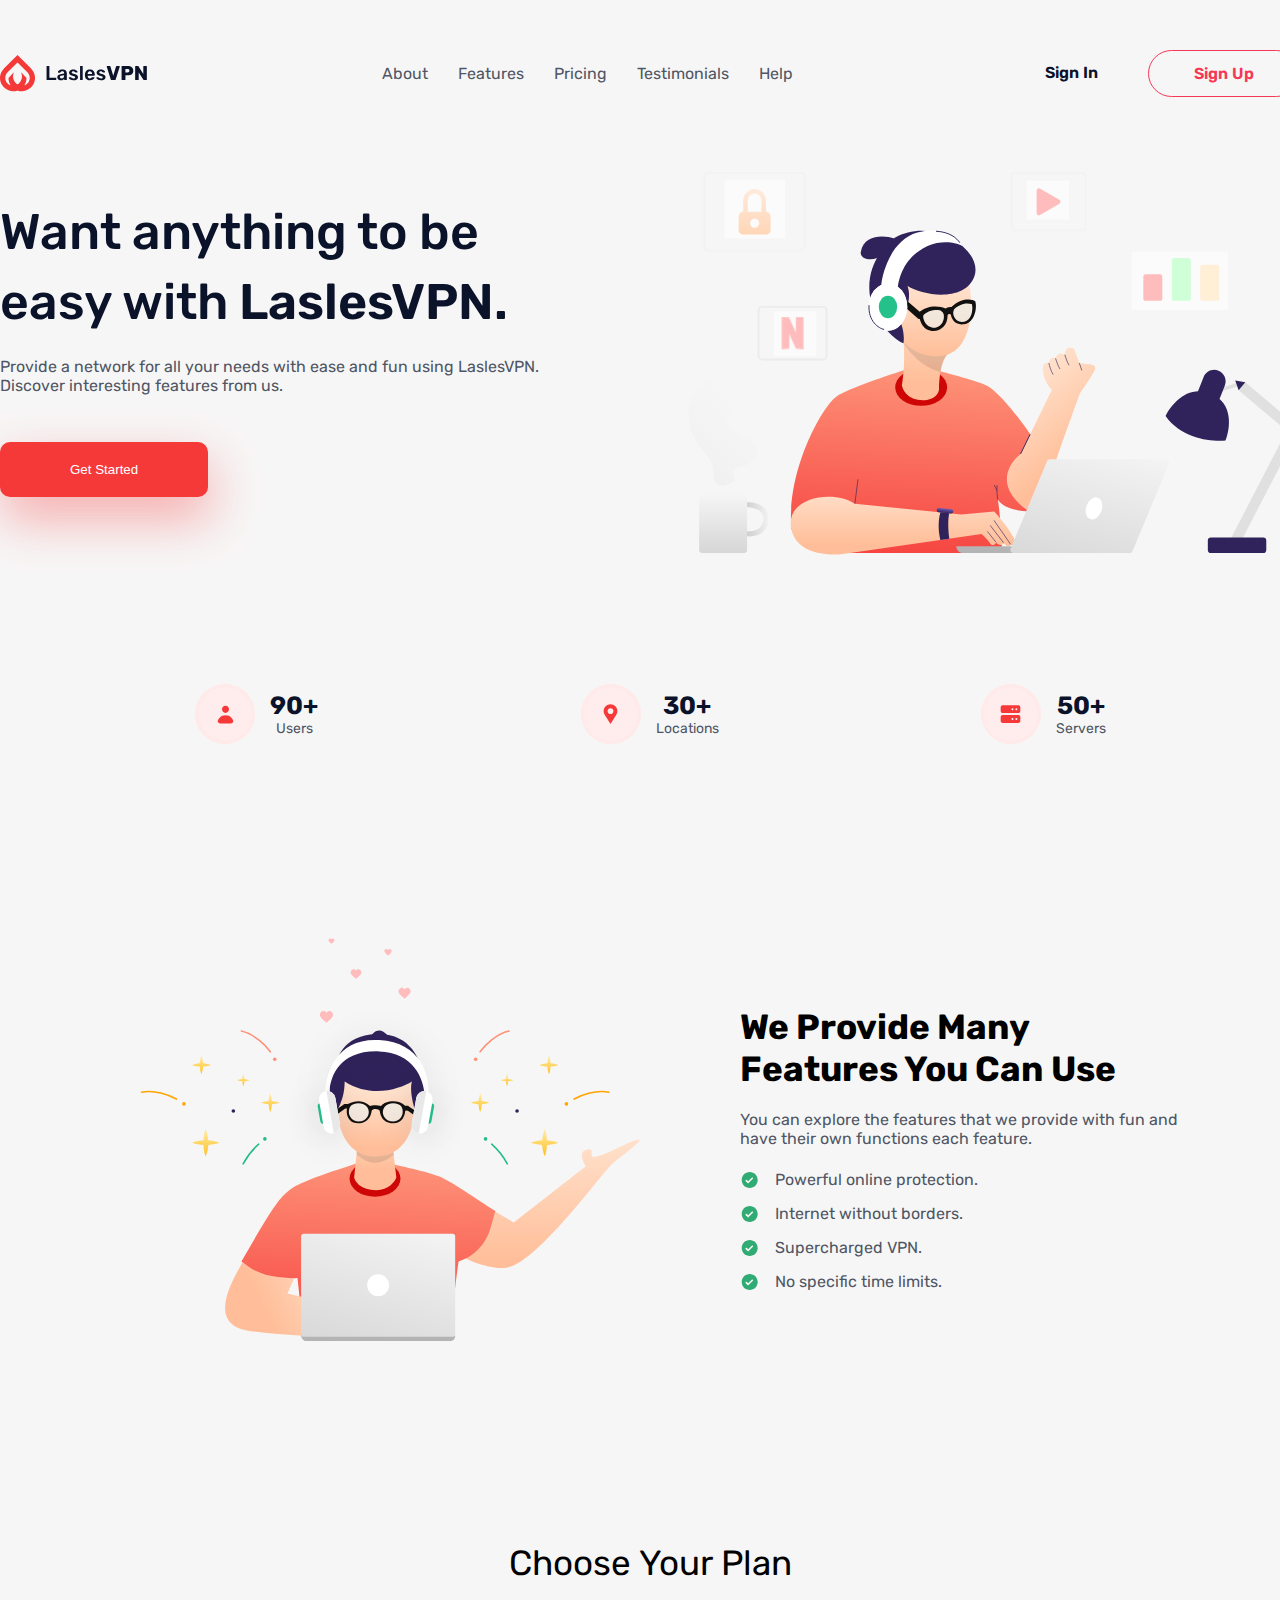
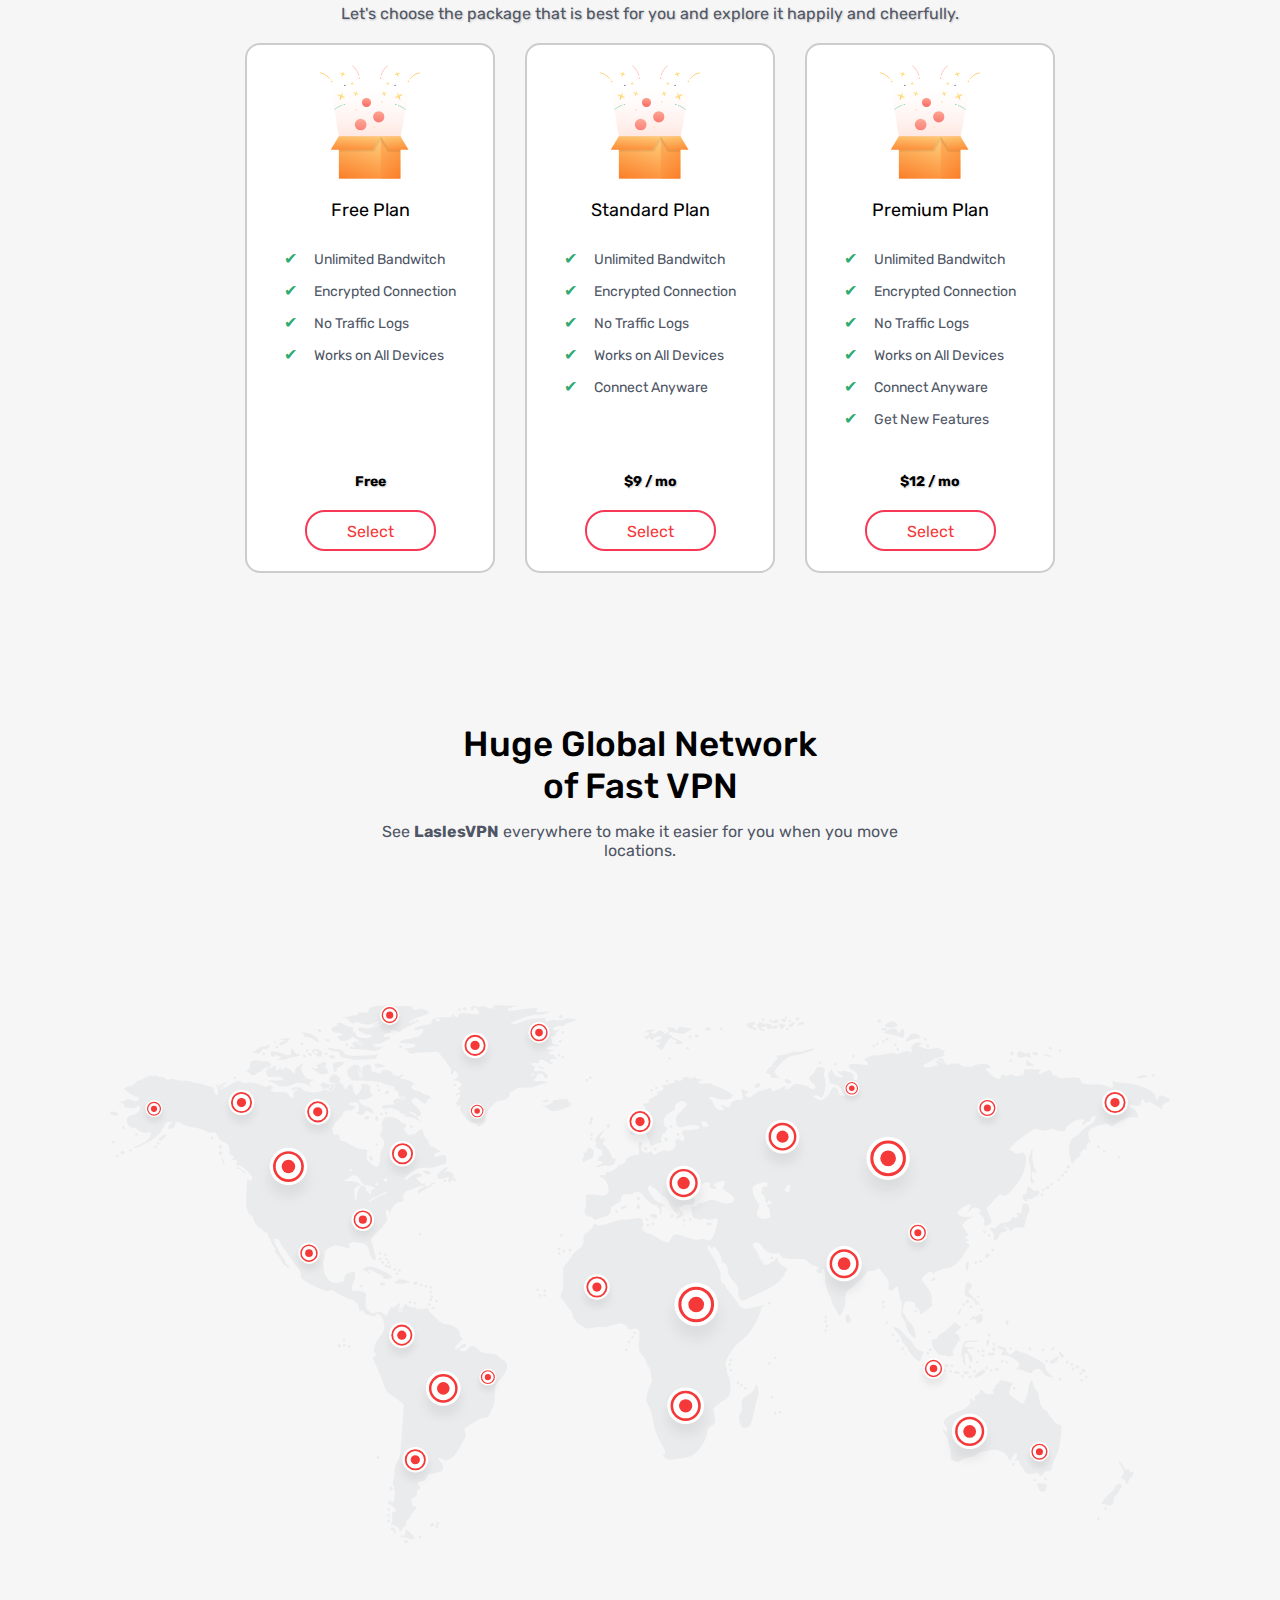
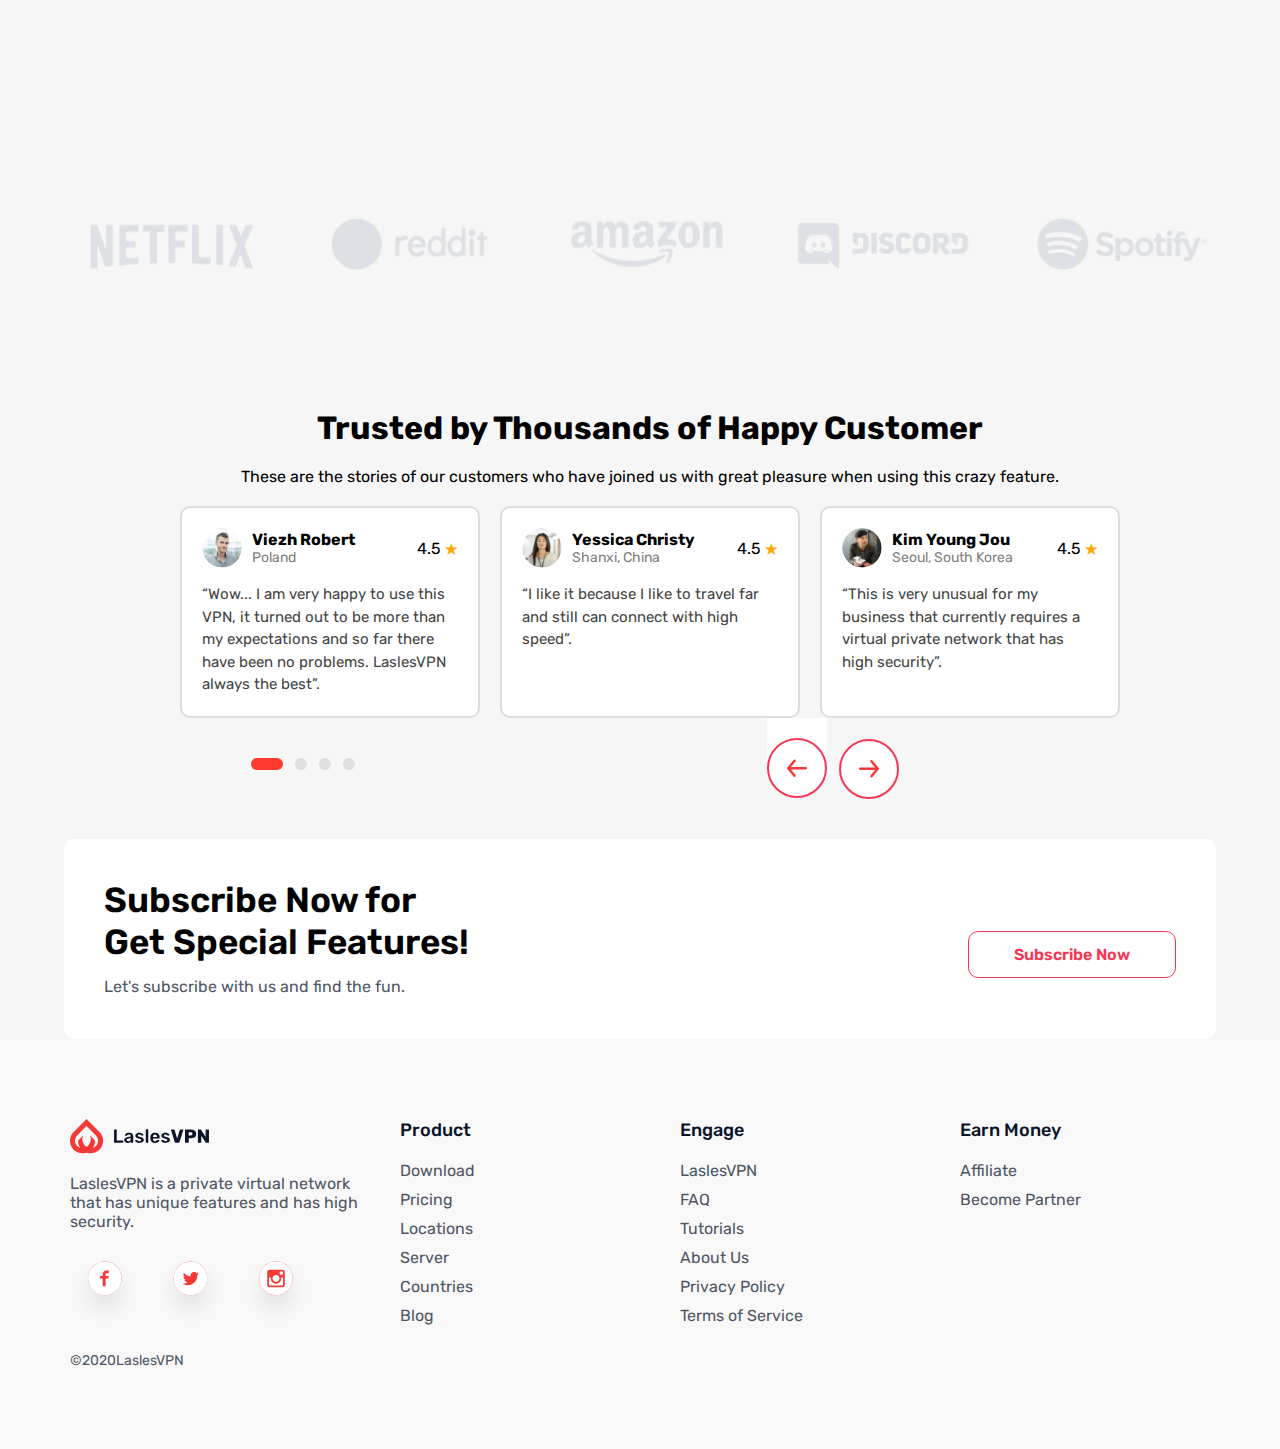
<file: index.html>
<!DOCTYPE html>
<html lang="en">
<head>
  <meta charset="UTF-8">
  <meta name="viewport" content="width=device-width, initial-scale=1.0">
  <title>LaslesVPN</title>
  <link rel="stylesheet" href="/css/main.css">
</head>
<body>
  <div class="wrapper">
    <div class="onlygray">

    <header class="container">
      <img src="/img/Logo.svg" alt="LaslesVPN Logo">
      <nav>
        <ul>
          <li><a href="#">About</a></li>
          <li><a href="#">Features</a></li>
          <li><a href="#">Pricing</a></li>
          <li><a href="#">Testimonials</a></li>
          <li><a href="#">Help</a></li>
        </ul>
      </nav>
      <nav>
        <ul>
          <li class="btn1"><a href="#">Sign In</a></li>
          <li class="btn"><a href="#">Sign Up</a></li>
        </ul>
      </nav>
    </header>

    <section class="hero container">
      <div class="hero_info">
        <h1>Want anything to be easy with <strong>LaslesVPN.</strong></h1>
        <p>Provide a network for all your needs with ease and fun using LaslesVPN. Discover interesting features from us.</p>
        <button class="btn">Get Started</button>
      </div>
      <img src="/img/laptop.svg" alt="Laptop">
    </section>


    <section class="stats container">
      <div class="stat">
        <div class="icon"><img src="/img/user.svg" alt="Users"></div>
        <div class="info">
          <h3>90+</h3>
          <p>Users</p>
        </div>
      </div>
      <div class="stat">
        <div class="icon"><img src="/img/location.svg" alt="Locations"></div>
        <div class="info">
          <h3>30+</h3>
          <p>Locations</p>
        </div>
      </div>
      <div class="stat">
        <div class="icon"><img src="/img/Server.svg" alt="Servers"></div>
        <div class="info">
          <h3>50+</h3>
          <p>Servers</p>
        </div>
      </div>
    </section>    


    <section class="advice container">
      <img src="/img/il2.svg" alt="">
      <div class="text-content">
        <h2>We Provide Many Features You Can Use</h2>
        <p>You can explore the features that we provide with fun and have their own functions each feature.</p>
        <ul class="feature-list">
          <li>Powerful online protection.</li>
          <li>Internet without borders.</li>
          <li>Supercharged VPN.</li>
          <li>No specific time limits.</li>
        </ul>
      </div>
    </section>

    <div class="grayback">
    <section class="plan container">
      <h2>Choose Your Plan</h2>
      <p>Let's choose the package that is best for you and explore it happily and cheerfully.</p>
    <div class="donate">
      <div class="free">
        <img src="/img/boxes.svg" alt="">
        <h3>Free Plan</h3>
        <ul>
          <li>Unlimited Bandwitch</li>
          <li>Encrypted Connection</li>
          <li>No Traffic Logs</li>
          <li>Works on All Devices</li>
        </ul>
        <p class="price"><strong>Free</strong></p>
        <a href="#" class="select-btn">Select</a>
      </div>
      <div class="standard">
        <img src="/img/boxes.svg" alt="">
        <h3>Standard Plan</h3>
        <ul>
          <li>Unlimited Bandwitch</li>
          <li>Encrypted Connection</li>
          <li>No Traffic Logs</li>
          <li>Works on All Devices</li>
          <li>Connect Anyware</li>
        </ul>
        <p class="price"><strong>$9 / mo</strong></p>
        <a href="#" class="select-btn">Select</a>
      </div>
      <div class="premium">
        <img src="/img/boxes.svg" alt="">
        <h3>Premium Plan</h3>
        <ul>
          <li>Unlimited Bandwitch</li>
          <li>Encrypted Connection</li>
          <li>No Traffic Logs</li>
          <li>Works on All Devices</li>
          <li>Connect Anyware</li>
          <li>Get New Features</li>
        </ul>
        <p class="price"><strong>$12 / mo</strong></p>
        <a href="#" class="select-btn">Select</a>
      </div>
    </div>
    </section>


    <section class="global">
      <h1>Huge Global Network of Fast VPN</h1>
      <p>See <strong>LaslesVPN</strong> everywhere to make it easier for you when you move locations.</p>
      <div class="map">
        <img src="/img/map.svg" alt="">
      </div>
      <div class="sponsor">
        <img src="/img/spons.svg" alt="">
      </div>
    </section>


    <section class="reviews container">
      <h1>Trusted by Thousands of Happy Customer</h1>
      <p>These are the stories of our customers who have joined us with great pleasure when using this crazy feature.</p>
      <div class="reviews-cards">
        <div class="card">
          <div class="card-header">
            <div class="user">
              <img src="/img/H1.svg" alt="user">
              <div>
                <div class="name">Viezh Robert</div>
                <div class="location">Poland</div>
              </div>
            </div>
            <div class="rating">4.5 <span class="star">★</span></div>
          </div>
          <p class="text">“Wow... I am very happy to use this VPN, it turned out to be more than my expectations and so far there have been no problems. LaslesVPN always the best”.</p>
        </div>

        <div class="card">
          <div class="card-header">
            <div class="user">
              <img src="/img/h2.svg" alt="user">
              <div>
                <div class="name">Yessica Christy</div>
                <div class="location">Shanxi, China</div>
              </div>
            </div>
            <div class="rating">4.5 <span class="star">★</span></div>
          </div>
          <p class="text">“I like it because I like to travel far and still can connect with high speed”.</p>
        </div>

        <div class="card">
          <div class="card-header">
            <div class="user">
              <img src="/img/h3.svg" alt="user">
              <div>
                <div class="name">Kim Young Jou</div>
                <div class="location">Seoul, South Korea</div>
              </div>
            </div>
            <div class="rating">4.5 <span class="star">★</span></div>
          </div>
          <p class="text">“This is very unusual for my business that currently requires a virtual private network that has high security”.</p>
        </div>
      </div>

      <div class="dots-container">
        <div class="dot active"></div>
        <div class="dot"></div>
        <div class="dot"></div>
        <div class="dot"></div>
        <div class="but">
          <a href="#" class="arrow"><img src="/img/arowwhite.svg" alt=""></a>
        </div>
        <a href="#" class="arrowwhite"><img src="/img/arowwhite.svg" alt=""></a>
      </div>
    </section>

    <section class="sub">
      <div class="area">
        <h1>Subscribe Now for Get Special Features!</h1>
        <p>Let's subscribe with us and find the fun.</p>
        <a href="#" class="red">Subscribe Now</a>
      </div>
      </div>
    </section>
  </div>
  <footer class="footer">
    <div class="container">
      <div class="footer-section company-info">
        <div class="logo">
          <img src="/img/Logo.svg" alt="LaslesVPN Logo">
        </div>
        <p class="description">LaslesVPN is a private virtual network that has unique features and has high security.</p>
        <div class="social-icons">
          <img src="/img/Facebook.svg" alt="">
          <img src="/img/Twitter.svg" alt="">
          <img src="/img/Instagram.svg" alt="">
        </div>
        <p class="copyright">©2020LaslesVPN</p>
      </div>
      <div class="footer-section">
        <h4>Product</h4>
        <ul>
          <li><a href="#">Download</a></li>
          <li><a href="#">Pricing</a></li>
          <li><a href="#">Locations</a></li>
          <li><a href="#">Server</a></li>
          <li><a href="#">Countries</a></li>
          <li><a href="#">Blog</a></li>
        </ul>
      </div>
      <div class="footer-section">
        <h4>Engage</h4>
        <ul>
          <li><a href="#">LaslesVPN</a></li>
          <li><a href="#">FAQ</a></li>
          <li><a href="#">Tutorials</a></li>
          <li><a href="#">About Us</a></li>
          <li><a href="#">Privacy Policy</a></li>
          <li><a href="#">Terms of Service</a></li>
        </ul>
      </div>
      <div class="footer-section">
        <h4>Earn Money</h4>
        <ul>
          <li><a href="#">Affiliate</a></li>
          <li><a href="#">Become Partner</a></li>
        </ul>
      </div>
    </div>
  </footer>
  </div>
</body>
</html>
</file>
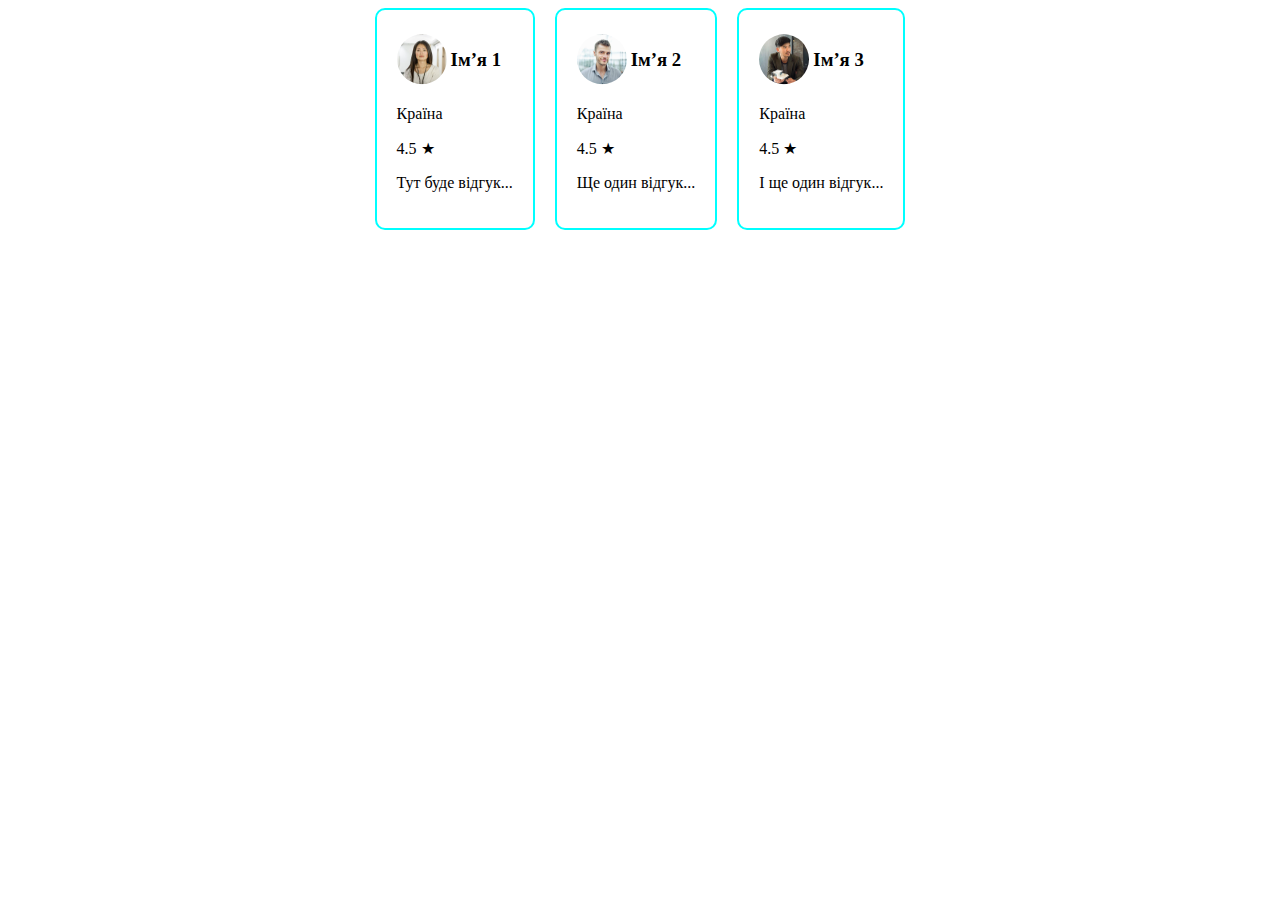
<file: test.html>
<!DOCTYPE html>
<html lang="en">
<head>
  <meta charset="UTF-8">
  <meta name="viewport" content="width=device-width, initial-scale=1.0">
  <link rel="stylesheet" href="/css/test.css">
  <title>Document</title>
</head>
<body>
  <section class="reviews">
    <div class="card">
      <img src="/img/h2.svg" alt="user">
      <h3>Ім’я 1</h3>
      <p class="location">Країна</p>
      <p class="rating">4.5 ★</p>
      <p class="text">Тут буде відгук...</p>
    </div>
  
    <div class="card">
      <img src="/img/H1.svg" alt="user">
      <h3 class="userone">Ім’я 2</h3>
      <p class="location">Країна</p>
      <p class="rating">4.5 ★</p>
      <p class="text">Ще один відгук...</p>
    </div>
  
    <div class="card">
      <img src="/img/h3.svg" alt="user">
      <h3>Ім’я 3</h3>
      <p class="location">Країна</p>
      <p class="rating">4.5 ★</p>
      <p class="text">І ще один відгук...</p>
    </div>
  </section>
  
</body>
</html>
</file>
<file: css/main.css>
@import url('https://fonts.googleapis.com/css2?family=Rubik:wght@300..900&display=swap');

* {
  margin: 0;
  padding: 0;
  box-sizing: border-box;
}

.onlygray {
  background-color: #f7f6f6;
}

body {
  font-family: "Rubik", sans-serif;
  font-weight: 400;
  font-size: 16px;
  color: #000;
}

a {
  text-decoration: none;
  color: inherit;
}

img {
  max-width: 100%;
  display: block;
}

.container {
  width: 1300px;
  margin: 0 auto;
}

header {
  padding: 50px 0;
  display: flex;
  justify-content: space-between;
  align-items: center;
}

header nav ul {
  list-style: none;
  display: flex;
  gap: 30px;
}

header nav ul li a {
  color: #4F5665;
}

.btn a,
.btn1 a {
  display: inline-block;
  padding: 13px 45px;
  border-radius: 50px;
  font-size: 16px;
  font-weight: 600;
  transition: all 0.3s ease;
}

.btn a {
  color: #F53855;
  border: 1px solid #F53855;
  background: transparent;
}

.btn a:hover {
  background: #F53855;
  color: #fff;
}

.btn1 a {
  color: #0B132A;
  padding: 13px 20px;
}

.hero {
  padding-bottom: 100px;
  display: flex;
  justify-content: space-between;
  align-items: flex-start;
  position: relative;
}

.hero_info {
  width: 555px;
  padding-top: 50px;
}

.hero_info h1 {
  color: #0B132A;
  font-size: 50px;
  font-weight: 500;
  line-height: 1.4;
}

.hero_info h1 strong {
  font-weight: 600;
}

.hero_info p {
  color: #4F5665;
  margin-top: 20px;
}

.hero_info .btn {
  background: #F53838;
  color: #fff;
  border-radius: 10px;
  padding: 20px 70px;
  margin: 47px 0;
  border: none;
  cursor: pointer;
  box-shadow: 2px 21px 50px rgba(245, 56, 56, 0.4);
  transition: transform 0.3s ease;
}

.hero_info .btn:hover {
  transform: scale(1.1);
}

.hero img {
  position: absolute;
  top: 25px;
  right: 0;
}

.stats {
  display: flex;
  justify-content: space-between;
  align-items: center;
  border-radius: 20px;
  padding: 40px 60px;
  text-align: center;
}

.stat {
  flex: 1;
  display: flex;
  justify-content: center;
  align-items: center;
  gap: 15px;
}

.icon {
  width: 60px;
  height: 60px;
  border-radius: 50%;
  background: #ffe9e9;
  display: flex;
  justify-content: center;
  align-items: center;
}

.icon img {
  width: 55px;
  height: 55px;
}

.info h3 {
  font-size: 25px;
  font-weight: 700;
  color: #0B132A;
}

.info p {
  font-size: 14px;
  color: #4F5665;
}

.advice {
  display: flex;
  align-items: center;
  max-width: 1000px;
  margin: 150px auto;
  gap: 100px;
}

.advice img {
  max-width: 50%;
}

.advice h2 {
  font-size: 35px;
  margin-bottom: 20px;
  width: 440px;
  padding-top: 35px;
}

.advice .text-content {
  flex: 1;
}

.advice p {
  color: #4F5665;
  margin-bottom: 20px;
}

.feature-list {
  list-style: none;
  padding: 0;
}

.feature-list li {
  position: relative;
  padding-left: 35px;
  line-height: 1.5;
  color: #4F5665;
  margin-bottom: 10px;
  background: url('/img/yeap.svg') no-repeat left center;
  background-size: 20px 20px;
}

.plan {
  padding: 50px;
}

.plan h2 {
  font-size: 35px;
  font-weight: 400;
  text-align: center;
  margin-bottom: 20px;
}

.plan p {
  font-size: 16px;
  color: #4F5665;
  text-align: center;
  text-shadow: 1px 1px 2px rgba(0, 0, 0, 0.2);
  margin-bottom: 20px;
}

.plan .donate {
  display: flex;
  justify-content: center; 
  gap: 30px; 
  margin-top: auto;
}

.plan .donate > div {
  background: #fff;
  border-radius: 15px;
  padding: 20px;
  width: 250px;
  display: flex;
  flex-direction: column;
  align-items: center;
  border: 2px solid #ccc; 
}

.plan .donate img {
  width: 100px;
  margin-bottom: 20px;
}

.plan .donate h3 {
  font-size: 18px;
  font-weight: 400;
  margin-bottom: 30px;
}

.plan ul li {
  position: relative;
  padding-left: 30px;
  list-style: none;
  color: #4F5665;
  margin-bottom: 15px;
  font-size: 14px;
}

.plan .donate ul li::before {
  content: "✔";
  position: absolute;
  left: 0;
  top: 0;
  color: #2FAB73;
  font-size: 16px;
  line-height: 1;
}

.plan .donate .price {
  font-size: 14px;
  margin-top: auto;
  color:#000;
  padding-top: 30px;
}

.select-btn {
  border-radius: 20px;
  background-color: white;
  border: 2px solid #F53855;
  cursor: pointer;
  transition: all 0.3s ease;
  padding: 10px 40px 8px 40px;
  text-align: center;
  color: #F53838;
}
.select-btn:hover {
  background-color: #F53838;
  box-shadow: 2px 21px 50px rgba(245, 56, 56, 0.3);
  color: #fff;
}

.global {
display: flex;
flex-direction: column;
justify-content: center;
text-align: center;
margin-bottom: 50px;
margin-top: 100px;
gap: 15px;

}
.global h1 {
  max-width: 400px;
  margin: 0 auto;
  padding: 0 20px;
  font-size: 35px;
  font-weight: 500;
}
.global p {
  max-width: 600px;
  margin: 0 auto;
  padding: 0 20px;
  font-size: 16px;
  color: #4F5665;
}
.global .map {
  margin-top: 130px;
  display: flex;
  justify-content: center;
  margin-bottom: 50px;
}
.global .sponsor {
  margin-top: 130px;
  display: flex;
  justify-content: center;
}

.reviews {
  display: flex;
  gap: 20px;
  justify-content: center;
  margin: 60px auto;
  flex-wrap: wrap;
}

.card {
  background: #fff;
  border-radius: 10px;
  padding: 20px;
  max-width: 300px;
  border: 2px solid transparent;
  transition: 0.3s;
  border-color: #DDDDDD;
}

.card-header {
  display: flex;
  align-items: center;
  justify-content: space-between;
  margin-bottom: 15px;
}

.user {
  display: flex;
  align-items: center;
  gap: 10px;
}

.user img {
  width: 40px;
  height: 40px;
  border-radius: 50%;
}

.name {
  font-weight: bold;
}

.location {
  font-size: 14px;
  color: gray;
}

.star {
  font-size: 14px;
  color: orange;
  font-weight: bold;
}

.text {
  font-size: 15px;
  color: #444;
  line-height: 1.5;
}
.reviews-header h1 {
  max-width: 500px;
  font-size: 35px;
  margin-top: 0px;
}

.reviews-header p {
  max-width: 550px;
  margin: 10px auto;
  color: #4F5665;
}
.reviews-cards {
  display: flex;
  flex-wrap: wrap;
  justify-content: center;
  gap: 20px;
}
.reviews-header {
  text-align: center;
  margin-bottom: 60px;
}

.dots-container {
  display: flex;
 justify-content: fle;
  gap: 12px;
}

.dot {
  width: 12px;
  height: 12px;
  background-color: #e0e0e0;
  border-radius: 50%;
  cursor: pointer; 
  transition: all 0.3s ease; 
  margin-top: -20px;
  position: relative;
  bottom: -40px;
}

.dot.active {
  width: 32px; 
  border-radius: 6px; 
  background-color: #ff3b30; 
  margin-left: 483px;
  margin-top: -20px;
  position: relative;
  margin-left: -150px;
}

.dots-container .but {
  background-color: rgb(255, 255, 255);
  border-color: #4F5665;
  margin-top: -20px;
  margin-left: 400px;
}

.arrow {
  width: 60px; 
  height: 60px; 
  border-radius: 50%;
  background-color: white;
  border: 2px solid #F53855;
  cursor: pointer;
  transition: all 0.3s ease;
  text-align: center;
  color: #F53838;
  display: flex; 
  justify-content: center;
  align-items: center;
  margin-right: 0px;
  position: relative;
  bottom: -20px;
}
.arrowwhite {
  margin-right: 0px;
  width: 60px; 
  height: 60px; 
  border-radius: 50%;
  background-color: white;
  border: 2px solid #F53855;
  cursor: pointer;
  transition: all 0.3s ease;
  text-align: center;
  color: #F53838;
  display: flex; 
  justify-content: center;
  align-items: center;
  transform: rotate(180deg);
  margin-top: -19px;
  position: relative;
  bottom: -20px;
}

.sub h1 {
  font-size: 35px;
  font-weight: 600;
}
.sub p {
  font-size: 16px;
  font-weight: 400;
  color: #4F5665;
}

.sub h1 {
  width: 370px;
}


.sub p {
  line-height: 3;
}

.area {
  display: flex;
  flex-direction: column;
  max-width: 1200px;
  width: 90%;        
  margin: 0px auto;       
  padding: 40px;           
  min-height: 200px;
  background: rgb(255, 255, 255);     
  border-radius: 10px;     
  text-align: left;  
  position: relative;
}

.red {
  display: inline-block;
  padding: 13px 45px;
  border-radius: 10px;
  font-size: 16px;
  font-weight: 600;
  transition: all 0.3s ease;
  color: #F53855;
  border: 1px solid #F53855;
  background: transparent;

  align-self: flex-end; 
  margin-top: -80px;    
  position: static;  
}

.red:hover {
  background: #F53855;
  color: #fff;
  box-shadow: 2px 21px 50px rgba(245, 56, 56, 0.3);
}

.footer {
  background-color: #F8F8F8;
  padding: 80px 0;
  color: #4F5665;
}

.footer .container {
  max-width: 1140px;
  margin: 0 auto;
  display: flex;
  justify-content: space-between;
  flex-wrap: wrap;
  gap: 30px;
}

.footer-section {
  flex: 1;
  min-width: 150px;
}

.footer-section h4 {
  font-size: 18px;
  font-weight: 500;
  color: #0B132A;
  margin-bottom: 20px;
}

.footer-section ul {
  list-style: none;
  padding: 0;
}

.footer-section ul li {
  margin-bottom: 10px;
}

.footer-section a {
  color: #4F5665;
  text-decoration: none;
  transition: color 0.3s ease;
}

.footer-section a:hover {
  color: #F53855;
}

.company-info {
  max-width: 300px;
  flex-grow: 2;
}

.company-info .logo {
  margin-bottom: 20px;
}

.company-info .logo img {
  height: 35px;
}

.company-info .description {
  margin-bottom: 25px;
}

.company-info .copyright {
  font-size: 14px;
  margin-top: 25px;
}

.social-icons {
  display: flex;
  gap: 15px;
}

.social-icons a {
  display: flex;
  justify-content: center;
  align-items: center;
  width: 34px;
  height: 34px;
  background-color: #fff;
  border-radius: 50%;
  color: #F53838;
  box-shadow: 0 4px 10px rgba(0, 0, 0, 0.1);
  transition: transform 0.3s ease;
}

.social-icons a:hover {
  transform: scale(1.1);
}

.social-icons i {
  font-size: 16px;
}
</file>
<file: css/test.css>
.reviews {
  display: flex;
  gap: 20px;
  justify-content: center;
}

.card {
  background: white;
  padding: 20px;
  border-radius: 10px;
  border: 2px solid transparent;
  border-color: aqua;
}

.card img, 
.card h3 {
  display: inline-block;
  vertical-align: middle;
}

.user {
  display: flex;
  align-items: center; /* фото й блок з текстом по центру по вертикалі */
  gap: 10px;           /* відступ між фото та текстом */
}

.user img {
  width: 40px;
  height: 40px;
  border-radius: 50%;
}

.user .info h3 {
  margin: 0;
  font-size: 16px;
}

.user .info .location {
  margin: 0;
  font-size: 14px;
  color: gray;
}
</file>
